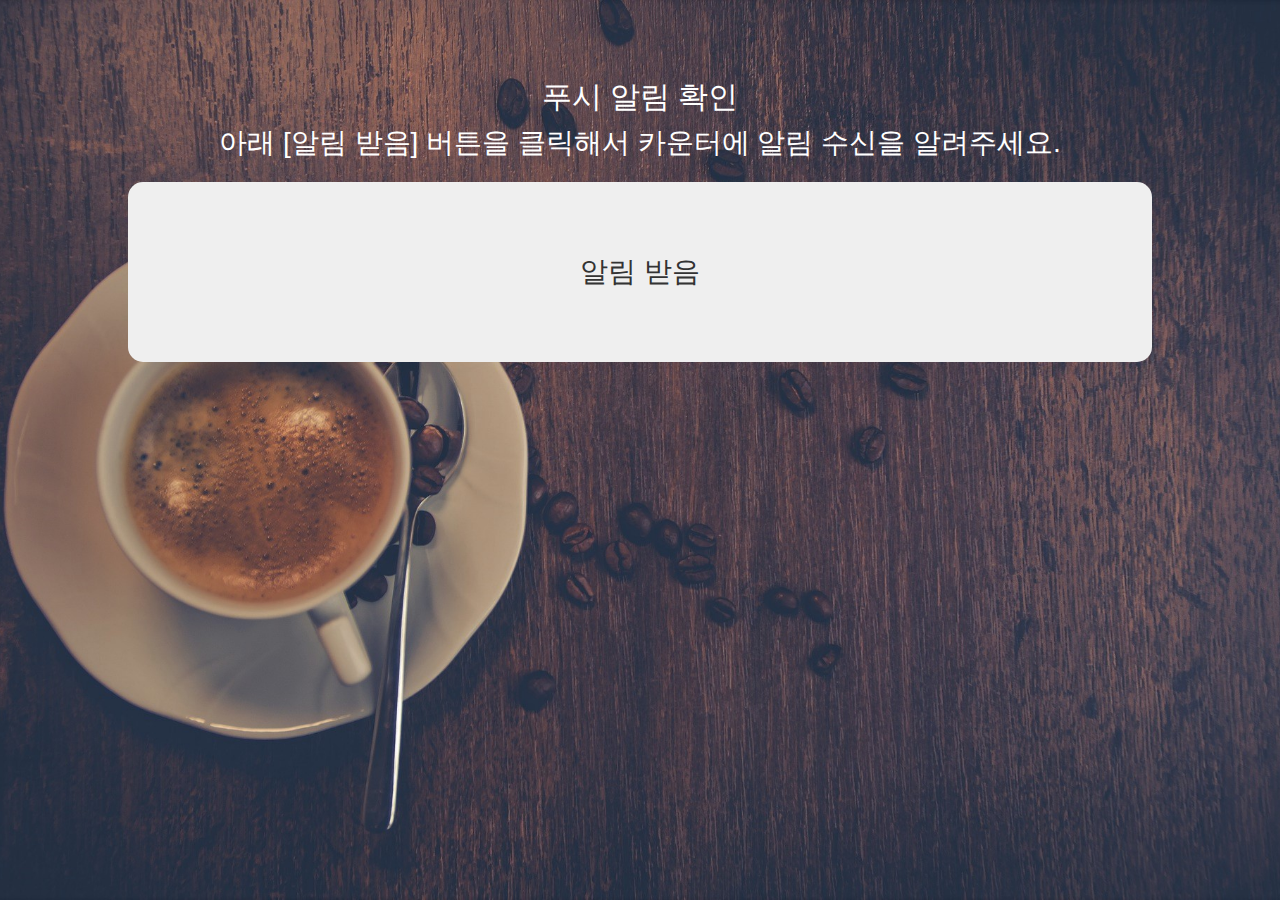
<file: client/html/confirmNotification.html>
<!-- 
손님용
-->
<!DOCTYPE html>
<html>
<head>
    <meta name="viewport" content="width=device-width", initial-scale="1">
    <meta charset="utf-8">
    <title>Push Test</title>
    <link rel="stylesheet" href="../../bootstrap/css/bootstrap.css"> 
</head>
<body>
    <style>
        .image{
            position : relative;
            height: 726px;
            background: url(../../images/darkcafeimage.jpg) no-repeat center center;
            -webkit-background-size: cover;
            -moz-background-size: cover;
            -o-background-size: cover;
            background-size: cover;
            background-position: center;
            background-attachment: fixed;
            height: calc(100vh);
            min-height: 200px;
        }
        .image.container{
        position:absolute;
        color:white;
        }
        .hello{
        color:white;
        font-size:3rem;
        text-align: center;
        }
        .btn-panel{
            text-align: center;
        }
        #confirm-btn{
            width: 80vw;
            height: 20vh;
            border-radius: 15px;
            border: 1px;
            text-shadow: 1px;
            text-align: center;
            font-size: 2em;
        }
    </style>
    <div class="image"`>
        <br><br><br>
        <div class="container">
            <div class="starter-template">
                <h1 class = "hello">푸시 알림 확인</h1>
            </div>
            <p class="lead" style="color: white; font-size: 2em; text-align: center;">아래 [알림 받음] 버튼을 클릭해서 카운터에 알림 수신을 알려주세요.</p>
        </div>
        <div class="btn-panel">
            <button id="confirm-btn">알림 받음</button>
        </div>    
    </div>
        
    <script src="../js/confirm.js"></script>
    <script src="../../bootstrap/js/jquery-3.3.1.min.js"></script>
    <script src="../../bootstrap/js/bootstrap.min.js"></script>
</body>
</html>
</file>
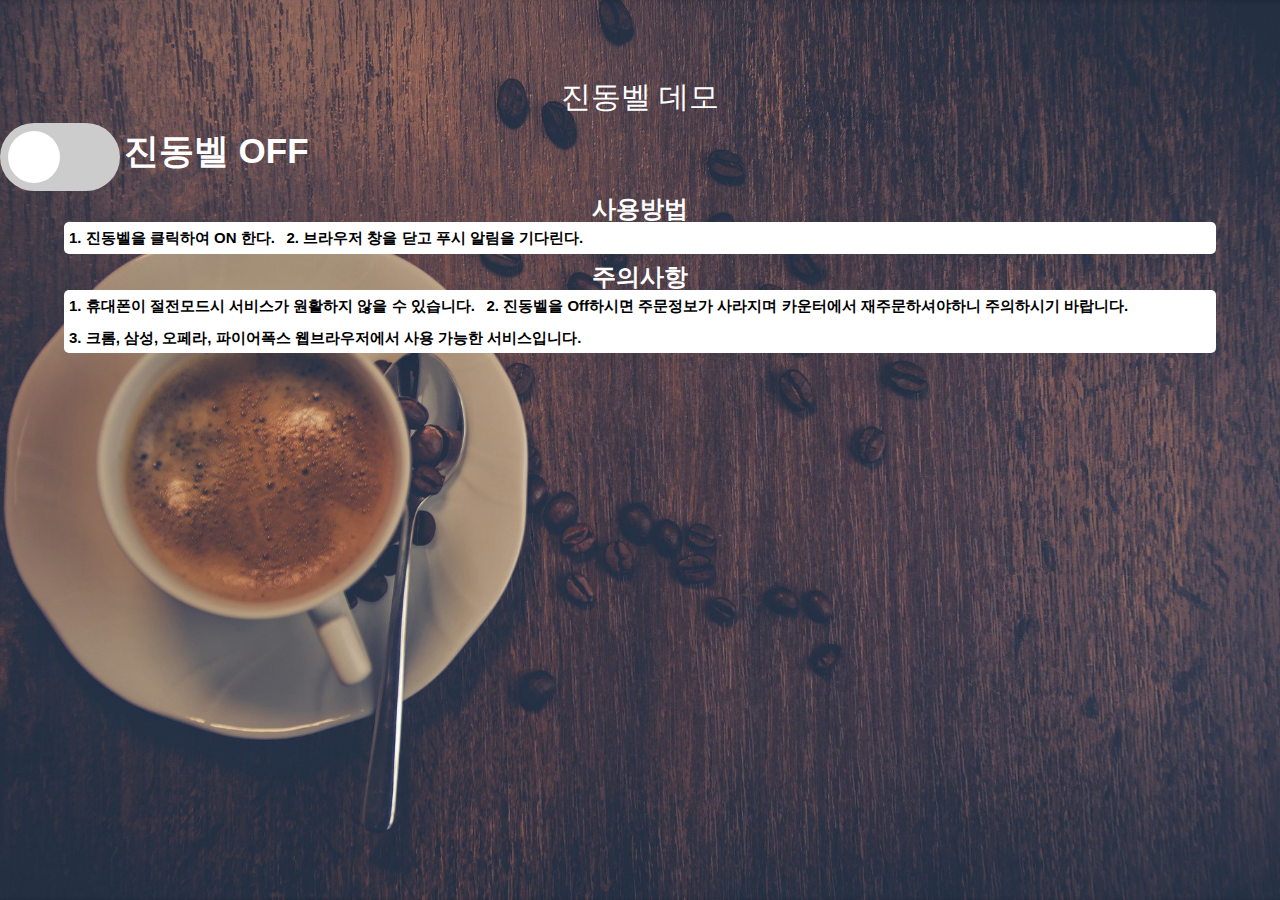
<file: client/html/vibrationbell.html>
<!-- 
손님용
-->
<!DOCTYPE html>
<html>
<head>
    <meta name="viewport" content="width=device-width", initial-scale="1">
    <meta charset="utf-8">
    <title>Push Test</title>
    <link rel="stylesheet" href="../../bootstrap/css/bootstrap.css"> 
</head>
<body>
    <style>
        .image{
            position : relative;
            height: 726px;
            background: url(../../images/darkcafeimage.jpg) no-repeat center center;
            -webkit-background-size: cover;
            -moz-background-size: cover;
            -o-background-size: cover;
            background-size: cover;
            background-position: center;
            background-attachment: fixed;
            height: calc(100vh);
            min-height: 200px;
            padding-top: 0px;
        }
        .image.container{
        position:absolute;
        color:white;
        }
        .hello{
        color:white;
        font-size:3rem;
        text-align: center;
        }
        .content p{
            color:black;
            margin: 5px;
        }
        .howtouse{
            width:90%;
            color: burlywood;
            font-size: 0.6rem;
            text-align: left;
            background-color: white;
            border: 3px;
            border-radius: 5px;
            margin-bottom: 10px;
            margin-left: 5%;
        }
        .caution{
            width:90%;
            color: burlywood;
            font-size: 0.6rem;
            text-align: left;
            background-color: white;
            border: 3px;
            border-radius: 5px;
            margin-left: 5%;
        }
        
        /* The switch - the box around the slider */
        .switch {
          position: relative;
          display: inline-block;
          width: 120px;
          height: 68px;
          vertical-align:middle;
        }

        /* Hide default HTML checkbox */
        .switch input {display:none;}

        /* The slider */
        .slider {
          position: absolute;
          cursor: pointer;
          top: 0;
          left: 0;
          right: 0;
          bottom: 0;
          background-color: #ccc;
          -webkit-transition: .4s;
          transition: .4s;
        }

        .slider:before {
          position: absolute;
          content: "";
          height: 52px;
          width: 52px;
          left: 8px;
          bottom: 8px;
          background-color: white;
          -webkit-transition: .4s;
          transition: .4s;
        }

        input:checked + .slider {
          background-color: #2196F3;
        }

        input:focus + .slider {
          box-shadow: 0 0 2px #2196F3;
        }

        input:checked + .slider:before {
          -webkit-transform: translateX(52px);
          -ms-transform: translateX(52px);
          transform: translateX(52px);
        }

        /* Rounded sliders */
        .slider.round {
          border-radius: 34px;
        }

        .slider.round:before {
          border-radius: 50%;
        }

        p {
          margin:0px;
          display:inline-block;
          font-size:2.5em;
          font-weight:bold;
          color: white;
        }
        
        h3 {
            color: white;
            font-weight: bold;
            margin:0px;
        }
    </style>
    <div class="image"`>
        <br><br><br>
        <div class="container">
            <div class="starter-template">
                <h1 class = "hello">진동벨 데모</h1>
            </div>
        </div>
        <label class="switch">
            <input type="checkbox" id="push-btn">
            <span class="slider round"></span>
        </label>
        <p id="b1">진동벨 OFF</p><p id="b2" style="display:none;">진동벨 ON</p>
        
        <!-- 주의사항 -->
        <div class="content">
            <h3 style="text-align: center">사용방법</h3>
            <div class="howtouse">
                <p>1. 진동벨을 클릭하여 ON 한다.</p>
                <p>2. 브라우저 창을 닫고 푸시 알림을 기다린다.</p>
            </div>
            <h3 style="text-align: center">주의사항</h3>
            <div class="caution">
                <p>1. 휴대폰이 절전모드시 서비스가 원활하지 않을 수 있습니다.</p>
                <p>2. 진동벨을 Off하시면 주문정보가 사라지며 카운터에서 재주문하셔야하니 주의하시기 바랍니다.</p>
                <p>3. 크롬, 삼성, 오페라, 파이어폭스 웹브라우저에서 사용 가능한 서비스입니다.</p>
            </div>
        </div>

    </div>
        
    <script src="../js/main.js"></script>
    <script src="../../bootstrap/js/jquery-3.3.1.min.js"></script>
    <script src="../../bootstrap/js/bootstrap.min.js"></script>
    <script>
        var check = $("input[type='checkbox']");
            check.click(function(){
                var b1 = document.getElementById('b1');
                var b2 = document.getElementById('b2');
                if(b2.style.display === "none"){
                    b2.style.display = "inline-block";
                    b1.style.display = "none";
                }else{
                    b1.style.display = "inline-block";
                    b2.style.display = "none";
                }
            });
    </script>
</body>
</html>
</file>
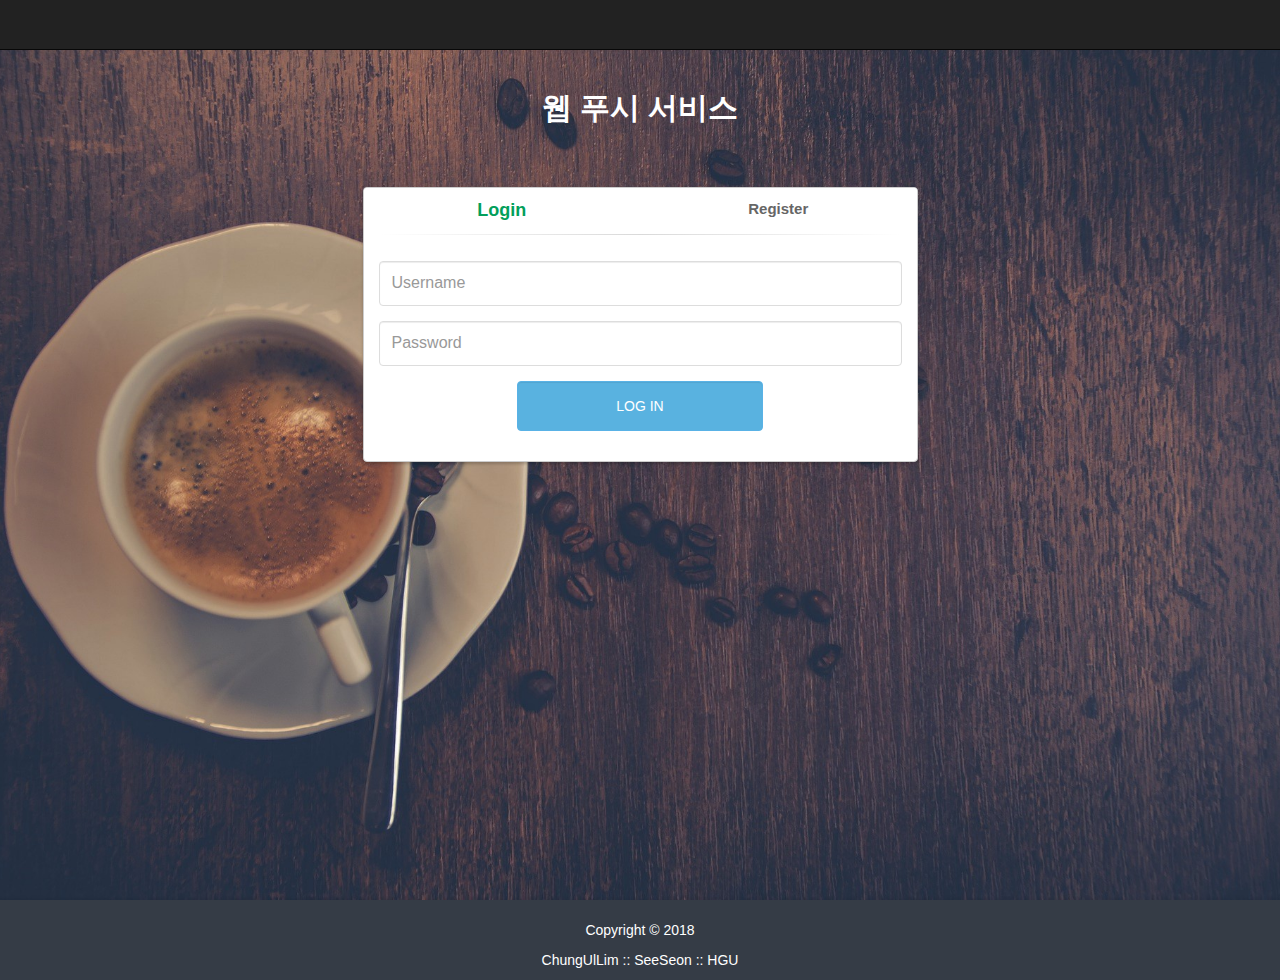
<file: admin/cafe/html/login.html>
<!DOCTYPE html>
<html>
    <head>
        <meta charset="UTF-8">
        <meta name="viewport" content="width=device-width", initial-scale="1">
        <title> Login Page </title>
        <link rel="stylesheet" href="../../../bootstrap/css/bootstrap.css">
        <link href="https://maxcdn.bootstrapcdn.com/font-awesome/4.7.0/css/font-awesome.min.css" rel="stylesheet" integrity="sha384-wvfXpqpZZVQGK6TAh5PVlGOfQNHSoD2xbE+QkPxCAFlNEevoEH3Sl0sibVcOQVnN" crossorigin="anonymous">
    </head>
    <body>
        <!-- inner style -->
        <style type="text/css">
            .image{
            position : relative;
            height: 726px;
            background: url(../images/darkcafeimage.jpg) no-repeat center center;
            -webkit-background-size: cover;
            -moz-background-size: cover;
            -o-background-size: cover;
            background-size: cover;
            background-position: center;
            background-attachment: fixed;
            height: calc(100vh);
            min-height: 200px;
            }
            #loginTitle{
                margin: 5% 30%;
                padding-top: 30px;
                color: white;
                font-weight: bold;
                font-family: sans-serif;
                font-size: 3rem;
                text-align: center;
            }
            .panel-login {
                border-color: #ccc;
                -webkit-box-shadow: 0px 2px 3px 0px rgba(0,0,0,0.2);
                -moz-box-shadow: 0px 2px 3px 0px rgba(0,0,0,0.2);
                box-shadow: 0px 2px 3px 0px rgba(0,0,0,0.2);
            }
            .panel-login>.panel-heading {
                color: #00415d;
                background-color: #fff;
                border-color: #fff;
                text-align:center;
            }
            .panel-login>.panel-heading a{
                text-decoration: none;
                color: #666;
                font-weight: bold;
                font-size: 15px;
                -webkit-transition: all 0.1s linear;
                -moz-transition: all 0.1s linear;
                transition: all 0.1s linear;
            }
            .panel-login>.panel-heading a.active{
                color: #029f5b;
                font-size: 18px;
            }
            .panel-login>.panel-heading hr{
                margin-top: 10px;
                margin-bottom: 0px;
                clear: both;
                border: 0;
                height: 1px;
                background-image: -webkit-linear-gradient(left,rgba(0, 0, 0, 0),rgba(0, 0, 0, 0.15),rgba(0, 0, 0, 0));
                background-image: -moz-linear-gradient(left,rgba(0,0,0,0),rgba(0,0,0,0.15),rgba(0,0,0,0));
                background-image: -ms-linear-gradient(left,rgba(0,0,0,0),rgba(0,0,0,0.15),rgba(0,0,0,0));
                background-image: -o-linear-gradient(left,rgba(0,0,0,0),rgba(0,0,0,0.15),rgba(0,0,0,0));
            }
            .panel-login input[type="text"],.panel-login input[type="email"],.panel-login input[type="password"] {
            	height: 45px;
            	border: 1px solid #ddd;
            	font-size: 16px;
            	-webkit-transition: all 0.1s linear;
            	-moz-transition: all 0.1s linear;
            	transition: all 0.1s linear;
            }
            .panel-login input:hover,
            .panel-login input:focus {
            	outline:none;
            	-webkit-box-shadow: none;
            	-moz-box-shadow: none;
            	box-shadow: none;
            	border-color: #ccc;
            }
            .btn-login {
	           background-color: #59B2E0;
	           outline: none;
	           color: #fff;
	           font-size: 14px;
	           height: auto;
	           font-weight: normal;
	           padding: 14px 0;
	           text-transform: uppercase;
	           border-color: #59B2E6;
            }
            .btn-login:hover,
            .btn-login:focus {
	           color: #fff;
	           background-color: #53A3CD;
	           border-color: #53A3CD;
            }
            .forgot-password {
                text-decoration: underline;
                color: #888;
            }
            .forgot-password:hover,
            .forgot-password:focus {
	           text-decoration: underline;
	           color: #666;
            }
            .btn-register {
                background-color: #1CB94E;
                outline: none;
                color: #fff;
                font-size: 14px;
                height: auto;
                font-weight: normal;
                padding: 14px 0;
                text-transform: uppercase;
                border-color: #1CB94A;
            }
            .btn-register:hover,
            .btn-register:focus {
                color: #fff;
                background-color: #1CA347;
                border-color: #1CA347;
            }
         </style>
        <!-- /style -->
        
    <!-- navbar -->
    <nav class="navbar navbar-inverse navbar-fixed-top">
      <div class="container">
        <div class="navbar-header">
        </div>
      </div>
    </nav>
    <!-- /navbar -->
        
    <div class="image" style="display:block">
        <!-- container -->
        <div class="container">
            <div>
                <p id="loginTitle">웹 푸시 서비스</p>
            </div>
    	   <div class="row">
			 <div class="col-md-6 col-md-offset-3">
				<div class="panel panel-login">
					<div class="panel-heading">
						<div class="row">
							<div class="col-xs-6">
								<a href="#" class="active" id="login-form-link">Login</a>
							</div>
							<div class="col-xs-6">
								<a href="#" id="register-form-link">Register</a>
							</div>
						</div>
						<hr>
					</div>
					<div class="panel-body">
						<div class="row">
							<div class="col-lg-12">
								<form id="login-form" action="../process/auth.php" method="post" role="form" style="display: block;">
									<div class="form-group">
										<input type="text" name="username" id="username" tabindex="1" class="form-control" placeholder="Username" value="">
									</div>
									<div class="form-group">
										<input type="password" name="password" id="password" tabindex="2" class="form-control" placeholder="Password">
									</div>
									<div class="form-group">
										<div class="row">
											<div class="col-sm-6 col-sm-offset-3">
												<input type="submit" name="login-submit" id="login-submit" tabindex="4" class="form-control btn btn-login" value="Log In">
											</div>
										</div>
									</div>
								</form>
								<form id="register-form" action="../process/register.php" method="post" role="form" style="display: none;">
									<div class="form-group">
										<input type="text" name="username2" id="username2" tabindex="1" class="form-control" placeholder="Username" value="">
									</div>
									<div class="form-group">
										<input type="password" name="password2" id="password2" tabindex="2" class="form-control" placeholder="Password">
									</div>
									<div class="form-group">
										<input type="password" name="confirm-password2" id="confirm-password2" tabindex="3" class="form-control" placeholder="Confirm Password">
									</div>
                                    <div class="form-group">
										<input type="text" name="domain" id="domain" tabindex="4" class="form-control" placeholder="your_domain.com">
									</div>
									<div class="form-group">
										<div class="row">
											<div class="col-sm-6 col-sm-offset-3">
												<input type="submit" name="register-submit" id="register-submit" tabindex="4" class="form-control btn btn-register" value="Register Now">
											</div>
										</div>
									</div>
								</form>
							</div>
						</div>
					</div>
				</div>
			</div>
		</div>
	</div>     
        <!-- /container -->
    </div>
        
        <!-- footer -->
        <footer style="background-color: #353C46 ; color: white">
            <div class="container">
                <br>
                <div class="row">
                    <div class="col-sm-12" style="text-align: center;">
                        <p>Copyright &copy; 2018</p>
                        <p>ChungUlLim :: SeeSeon :: HGU</p>
                    </div>
                </div>
            </div>
        </footer>
        <!-- /footer -->
        
        <script src="../../../bootstrap/js/jquery-3.3.1.min.js"></script>
        <script src="https://cdnjs.cloudflare.com/ajax/libs/popper.js/1.12.9/umd/popper.min.js" integrity="sha384-ApNbgh9B+Y1QKtv3Rn7W3mgPxhU9K/ScQsAP7hUibX39j7fakFPskvXusvfa0b4Q" crossorigin="anonymous"></script>
        <script src="../../../bootstrap/js/bootstrap.min.js"></script>
        <script type="text/javascript">
            $(function() {
                $('#login-form-link').click(function(e) {
		          $("#login-form").delay(100).fadeIn(100);
 		         $("#register-form").fadeOut(100);
		          $('#register-form-link').removeClass('active');
		          $(this).addClass('active');
		          e.preventDefault();
	           });
	           $('#register-form-link').click(function(e) {
		          $("#register-form").delay(100).fadeIn(100);
 		         $("#login-form").fadeOut(100);
		          $('#login-form-link').removeClass('active');
		          $(this).addClass('active');
		          e.preventDefault();
	           });
            });
        </script>
    </body>
</html>
</file>
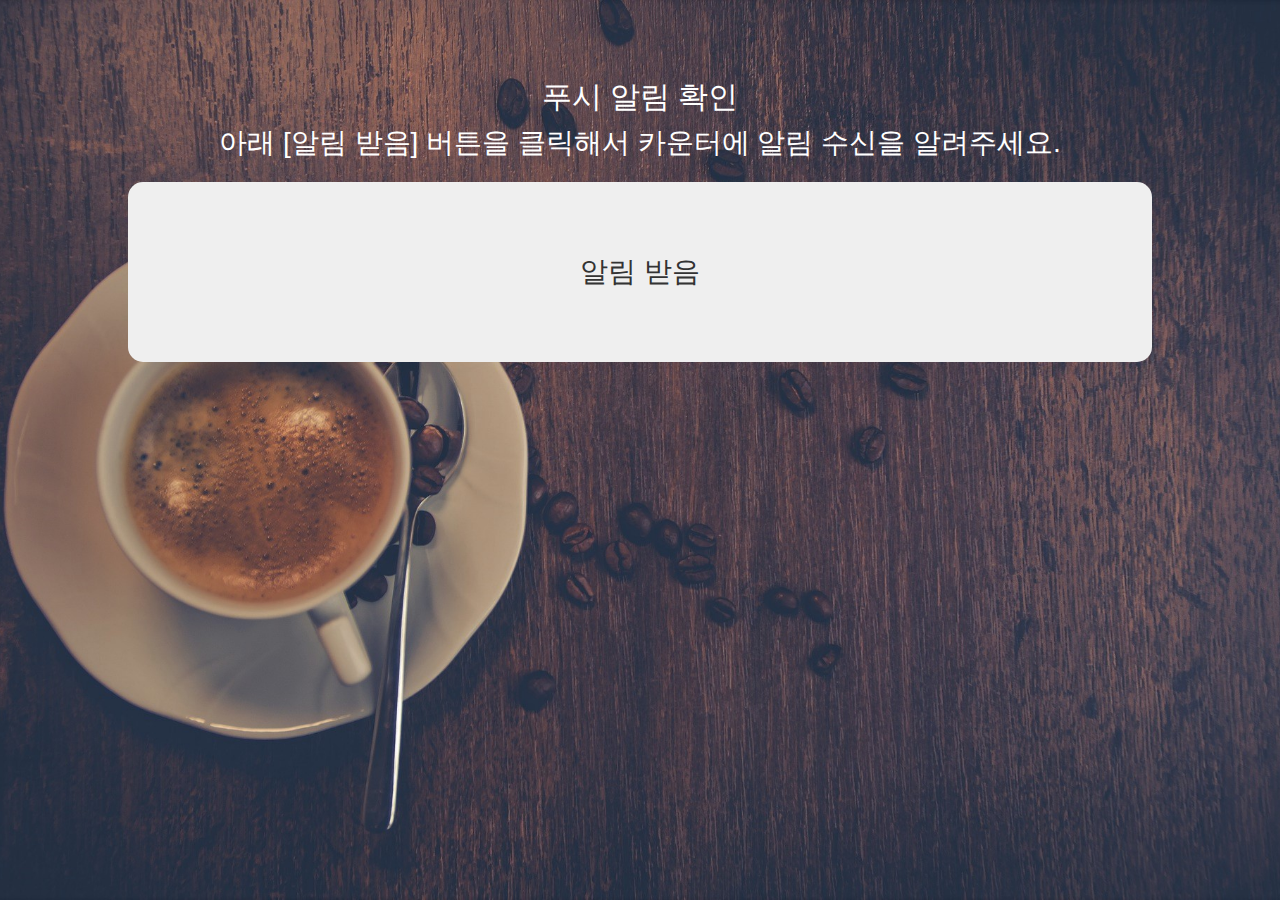
<file: client/cafe/html/confirmNotification.html>
<!-- 
손님용
-->
<!DOCTYPE html>
<html>
<head>
    <meta name="viewport" content="width=device-width", initial-scale="1">
    <meta charset="utf-8">
    <title>Push Test</title>
    <link rel="stylesheet" href="../../../bootstrap/css/bootstrap.css"> 
</head>
<body>
    <style>
        .image{
            position : relative;
            height: 726px;
            background: url(../images/darkcafeimage.jpg) no-repeat center center;
            -webkit-background-size: cover;
            -moz-background-size: cover;
            -o-background-size: cover;
            background-size: cover;
            background-position: center;
            background-attachment: fixed;
            height: calc(100vh);
            min-height: 200px;
        }
        .image.container{
        position:absolute;
        color:white;
        }
        .hello{
        color:white;
        font-size:3rem;
        text-align: center;
        }
        .btn-panel{
            text-align: center;
        }
        #confirm-btn{
            width: 80vw;
            height: 20vh;
            border-radius: 15px;
            border: 1px;
            text-shadow: 1px;
            text-align: center;
            font-size: 2em;
        }
    </style>
    <div class="image"`>
        <br><br><br>
        <div class="container">
            <div class="starter-template">
                <h1 class = "hello">푸시 알림 확인</h1>
            </div>
            <p class="lead" style="color: white; font-size: 2em; text-align: center;">아래 [알림 받음] 버튼을 클릭해서 카운터에 알림 수신을 알려주세요.</p>
        </div>
        <div class="btn-panel">
            <button id="confirm-btn">알림 받음</button>
        </div>    
    </div>
        
    <script src="../js/confirm.js"></script>
    <script src="../../../bootstrap/js/jquery-3.3.1.min.js"></script>
    <script src="../../../bootstrap/js/bootstrap.min.js"></script>
</body>
</html>
</file>
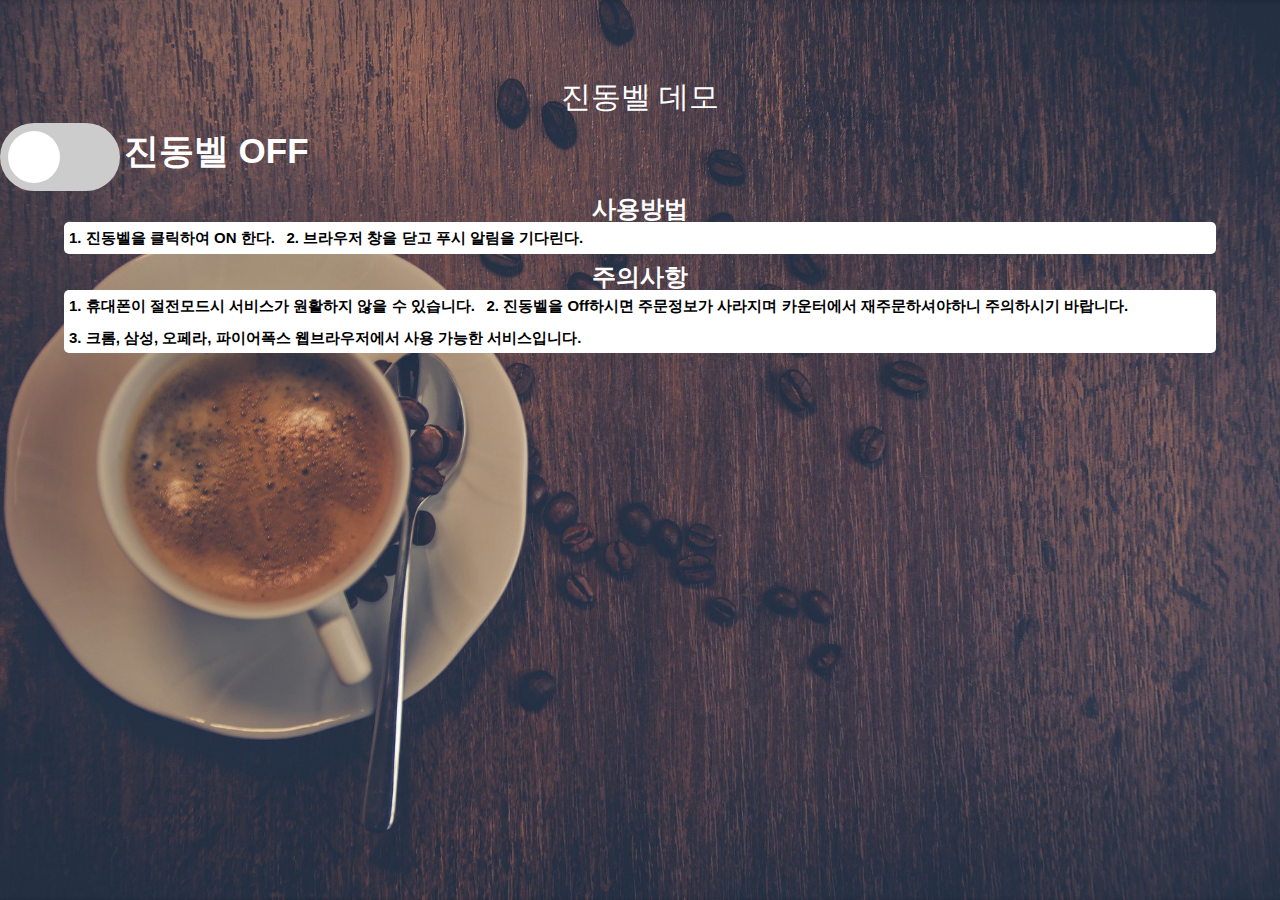
<file: client/cafe/html/vibrationbell.html>
<!-- 
손님용
-->
<!DOCTYPE html>
<html>
<head>
    <meta name="viewport" content="width=device-width", initial-scale="1">
    <meta charset="utf-8">
    <title>Push Test</title>
    <link rel="stylesheet" href="../../../bootstrap/css/bootstrap.css"> 
</head>
<body>
    <style>
        .image{
            position : relative;
            height: 726px;
            background: url(../images/darkcafeimage.jpg) no-repeat center center;
            -webkit-background-size: cover;
            -moz-background-size: cover;
            -o-background-size: cover;
            background-size: cover;
            background-position: center;
            background-attachment: fixed;
            height: calc(100vh);
            min-height: 200px;
            padding-top: 0px;
        }
        .image.container{
        position:absolute;
        color:white;
        }
        .hello{
        color:white;
        font-size:3rem;
        text-align: center;
        }
        .content p{
            color:black;
            margin: 5px;
        }
        .howtouse{
            width:90%;
            color: burlywood;
            font-size: 0.6rem;
            text-align: left;
            background-color: white;
            border: 3px;
            border-radius: 5px;
            margin-bottom: 10px;
            margin-left: 5%;
        }
        .caution{
            width:90%;
            color: burlywood;
            font-size: 0.6rem;
            text-align: left;
            background-color: white;
            border: 3px;
            border-radius: 5px;
            margin-left: 5%;
        }
        
        /* The switch - the box around the slider */
        .switch {
          position: relative;
          display: inline-block;
          width: 120px;
          height: 68px;
          vertical-align:middle;
        }

        /* Hide default HTML checkbox */
        .switch input {display:none;}

        /* The slider */
        .slider {
          position: absolute;
          cursor: pointer;
          top: 0;
          left: 0;
          right: 0;
          bottom: 0;
          background-color: #ccc;
          -webkit-transition: .4s;
          transition: .4s;
        }

        .slider:before {
          position: absolute;
          content: "";
          height: 52px;
          width: 52px;
          left: 8px;
          bottom: 8px;
          background-color: white;
          -webkit-transition: .4s;
          transition: .4s;
        }

        input:checked + .slider {
          background-color: #2196F3;
        }

        input:focus + .slider {
          box-shadow: 0 0 2px #2196F3;
        }

        input:checked + .slider:before {
          -webkit-transform: translateX(52px);
          -ms-transform: translateX(52px);
          transform: translateX(52px);
        }

        /* Rounded sliders */
        .slider.round {
          border-radius: 34px;
        }

        .slider.round:before {
          border-radius: 50%;
        }

        p {
          margin:0px;
          display:inline-block;
          font-size:2.5em;
          font-weight:bold;
          color: white;
        }
        
        h3 {
            color: white;
            font-weight: bold;
            margin:0px;
        }
    </style>
    <div class="image"`>
        <br><br><br>
        <div class="container">
            <div class="starter-template">
                <h1 class = "hello">진동벨 데모</h1>
            </div>
        </div>
        <label class="switch">
            <input type="checkbox" id="push-btn">
            <span class="slider round"></span>
        </label>
        <p id="b1">진동벨 OFF</p><p id="b2" style="display:none;">진동벨 ON</p>
        
        <!-- 주의사항 -->
        <div class="content">
            <h3 style="text-align: center">사용방법</h3>
            <div class="howtouse">
                <p>1. 진동벨을 클릭하여 ON 한다.</p>
                <p>2. 브라우저 창을 닫고 푸시 알림을 기다린다.</p>
            </div>
            <h3 style="text-align: center">주의사항</h3>
            <div class="caution">
                <p>1. 휴대폰이 절전모드시 서비스가 원활하지 않을 수 있습니다.</p>
                <p>2. 진동벨을 Off하시면 주문정보가 사라지며 카운터에서 재주문하셔야하니 주의하시기 바랍니다.</p>
                <p>3. 크롬, 삼성, 오페라, 파이어폭스 웹브라우저에서 사용 가능한 서비스입니다.</p>
            </div>
        </div>

    </div>
        
    <script src="../js/main.js"></script>
    <script src="../../../bootstrap/js/jquery-3.3.1.min.js"></script>
    <script src="../../../bootstrap/js/bootstrap.min.js"></script>
    <script>
        var check = $("input[type='checkbox']");
            check.click(function(){
                var b1 = document.getElementById('b1');
                var b2 = document.getElementById('b2');
                if(b2.style.display === "none"){
                    b2.style.display = "inline-block";
                    b1.style.display = "none";
                }else{
                    b1.style.display = "inline-block";
                    b2.style.display = "none";
                }
            });
    </script>
</body>
</html>
</file>
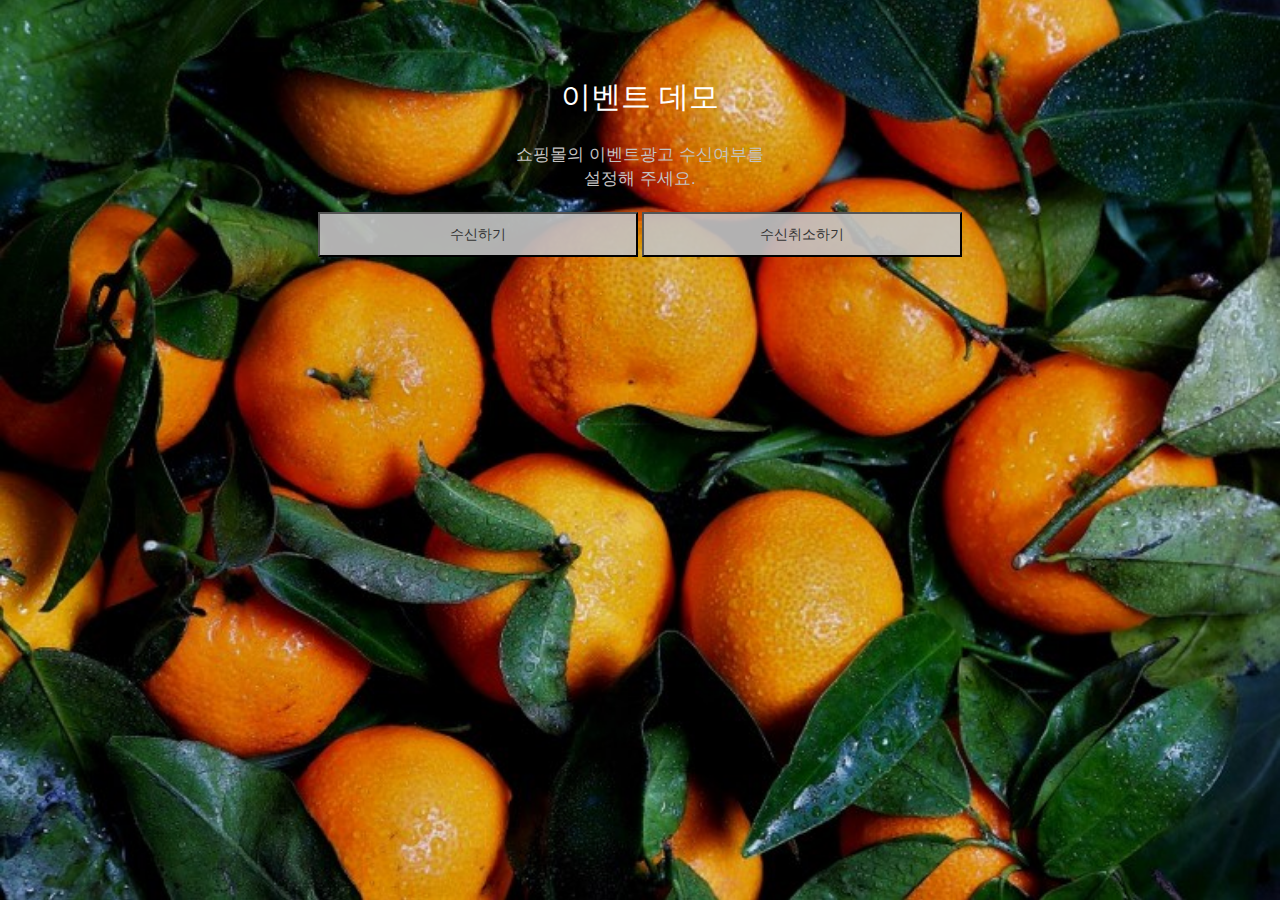
<file: client/event/html/askNotification.html>
<!-- 
손님용
-->
<!DOCTYPE html>
<html>

<head>
    <meta name="viewport" content="width=device-width" , initial-scale="1">
    <meta charset="utf-8">
    <title>Push Test</title>
    <link rel="stylesheet" href="../../../bootstrap/css/bootstrap.css">
</head>

<body>
    <style>
        .image {
            position: relative;
            height: 726px;
            background: url(../../../images/orange.jpg) no-repeat center center;
            -webkit-background-size: cover;
            -moz-background-size: cover;
            -o-background-size: cover;
            background-size: cover;
            background-position: center;
            background-attachment: fixed;
            height: calc(100vh);
            min-height: 200px;
        }

        .image.container {
            position: absolute;
            color: white;
        }

        .hello {
            color: white;
            font-size: 3rem;
            text-align: center;
        }

        /* The switch - the box around the slider */

        .switch {
            position: relative;
            display: inline-block;
            width: 120px;
            height: 68px;
            vertical-align: middle;
        }

        /* Hide default HTML checkbox */

        .switch input {
            display: none;
        }

        /* The slider */

        .slider {
            position: absolute;
            cursor: pointer;
            top: 0;
            left: 0;
            right: 0;
            bottom: 0;
            background-color: #ccc;
            -webkit-transition: .4s;
            transition: .4s;
        }

        .slider:before {
            position: absolute;
            content: "";
            height: 52px;
            width: 52px;
            left: 8px;
            bottom: 8px;
            background-color: white;
            -webkit-transition: .4s;
            transition: .4s;
        }

        input:checked+.slider {
            background-color: #2196F3;
        }

        input:focus+.slider {
            box-shadow: 0 0 2px #2196F3;
        }

        input:checked+.slider:before {
            -webkit-transform: translateX(52px);
            -ms-transform: translateX(52px);
            transform: translateX(52px);
        }

        /* Rounded sliders */

        .slider.round {
            border-radius: 34px;
        }

        .slider.round:before {
            border-radius: 50%;
        }

        p {
            margin: 0px;
            font-size: 1.7rem;
            text-align: center;
            color: rgb(196, 194, 194);
        }

        button {
            width: 25vw;
            height: 5vh;
            text-shadow: 0.5px;
            text-align: center;
            font-size: 1em;
            background-color: rgba(197, 195, 195, 0.904);
        }

        button:disabled,
        button[disabled] {
            border: 1px solid #999999;
            background-color: #cccccc;
            color: #666666;
        }
    </style>
    <div class="image">
        <br>
        <br>
        <br>
        <div class="container">
            <div class="starter-template">
                <h1 class="hello">이벤트 데모</h1>
                <br>

                <p>쇼핑몰의 이벤트광고 수신여부를</p>
                <p>설정해 주세요.</p>
                <br>
                <center>
                    <button id="push-btn"> 수신하기 </button>
                    <button id="no-push-btn"> 수신취소하기 </button>
                </center>
            </div>
        </div>
    </div>

    <script src="../js/main.js"></script>
    <script src="../../../bootstrap/js/jquery-3.3.1.min.js"></script>
    <script src="../../../bootstrap/js/bootstrap.min.js"></script>
</body>

</html>
</file>
